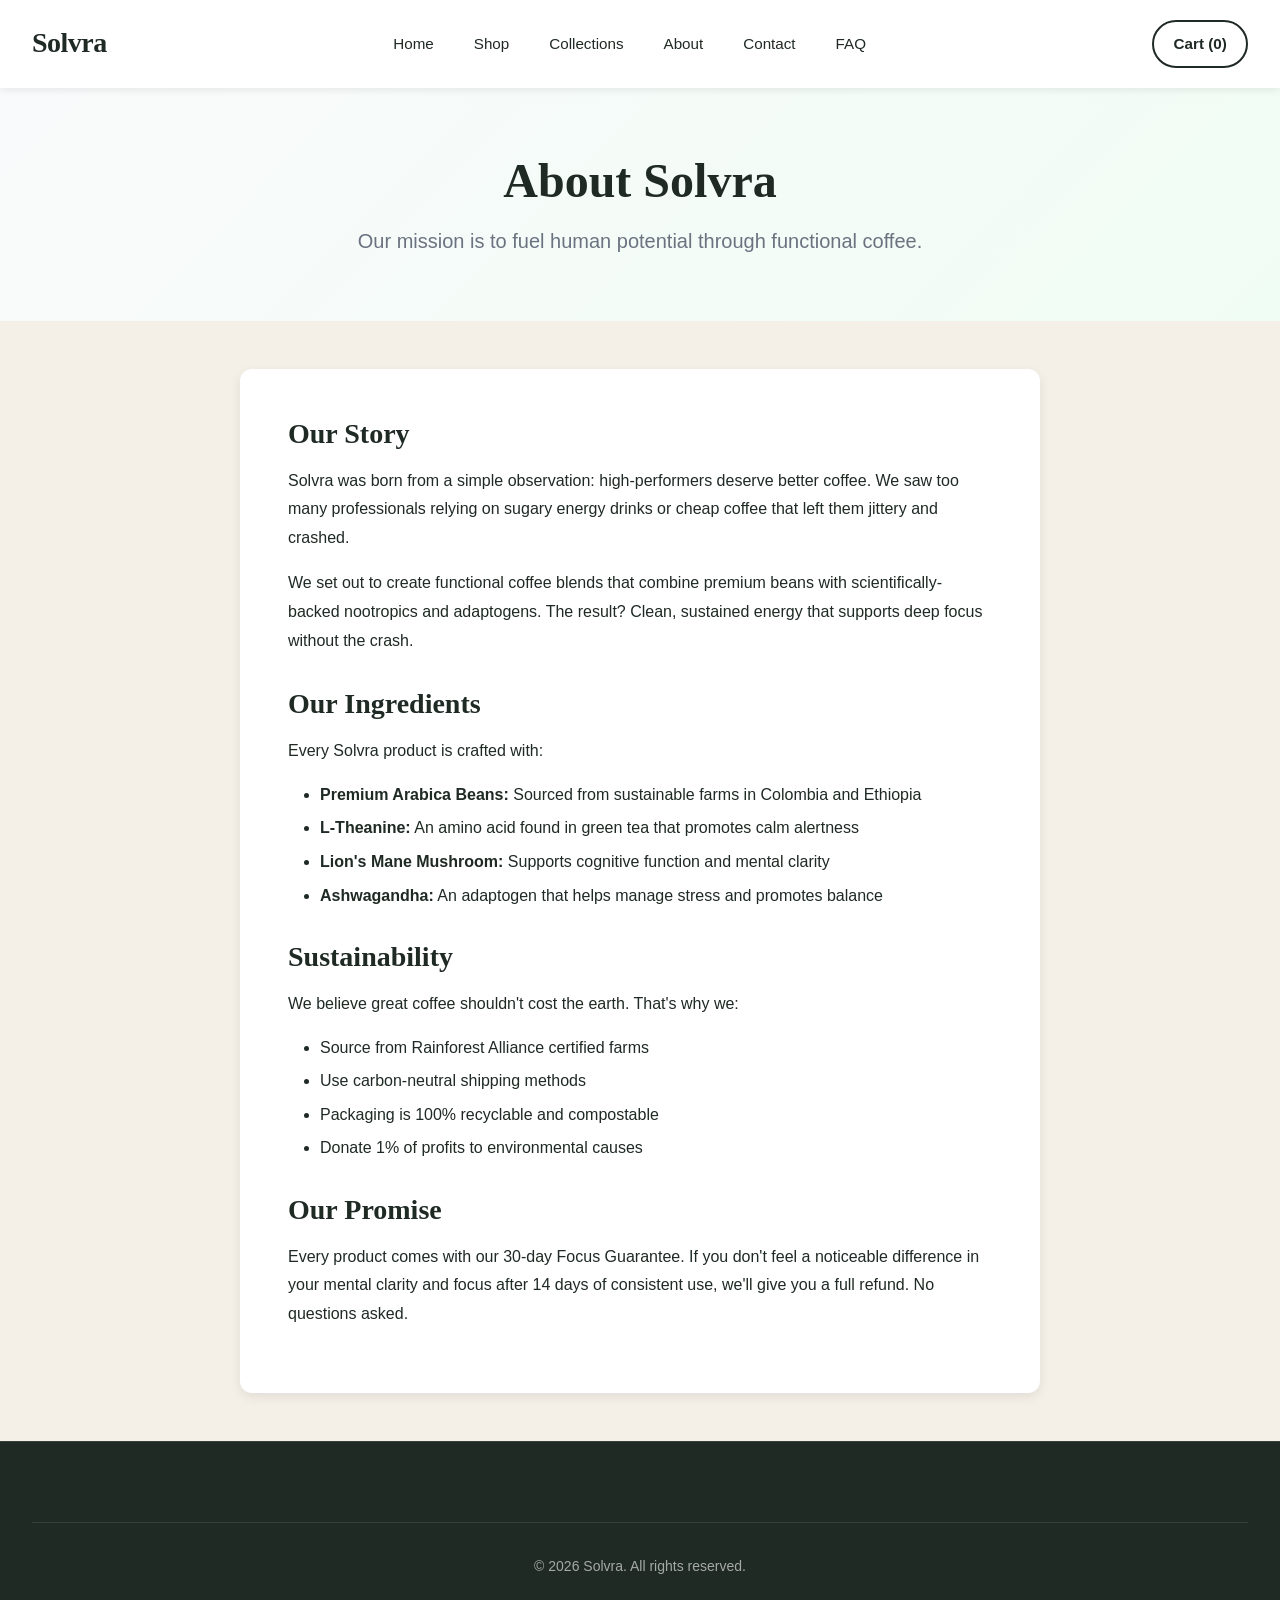
<file: templates/about.html>
<!DOCTYPE html>
<html lang="en">
<head>
    <meta charset="UTF-8">
    <meta name="viewport" content="width=device-width, initial-scale=1.0">
    <title>About Solvra - Functional Coffee for Deep Focus</title>
    <link rel="stylesheet" href="/static/css/style.css">
</head>
<body>
    <nav class="navbar">
        <div class="container">
            <div class="nav-content">
                <a href="/" class="logo">Solvra</a>
                <ul class="nav-menu">
                    <li><a href="/">Home</a></li>
                    <li><a href="/products">Shop</a></li>
                    <li><a href="/collections/best-sellers">Collections</a></li>
                    <li><a href="/about">About</a></li>
                    <li><a href="/contact">Contact</a></li>
                    <li><a href="/faq">FAQ</a></li>
                </ul>
                <a href="/cart" class="cart-icon">Cart (<span id="cart-count">0</span>)</a>
            </div>
        </div>
    </nav>

    <section class="page-hero">
        <div class="container">
            <h1>About Solvra</h1>
            <p class="page-subtitle">Our mission is to fuel human potential through functional coffee.</p>
        </div>
    </section>

    <section class="content-page">
        <div class="container">
            <div class="page-content">
                <h2>Our Story</h2>
                <p>Solvra was born from a simple observation: high-performers deserve better coffee. We saw too many professionals relying on sugary energy drinks or cheap coffee that left them jittery and crashed.</p>
                <p>We set out to create functional coffee blends that combine premium beans with scientifically-backed nootropics and adaptogens. The result? Clean, sustained energy that supports deep focus without the crash.</p>

                <h2>Our Ingredients</h2>
                <p>Every Solvra product is crafted with:</p>
                <ul>
                    <li><strong>Premium Arabica Beans:</strong> Sourced from sustainable farms in Colombia and Ethiopia</li>
                    <li><strong>L-Theanine:</strong> An amino acid found in green tea that promotes calm alertness</li>
                    <li><strong>Lion's Mane Mushroom:</strong> Supports cognitive function and mental clarity</li>
                    <li><strong>Ashwagandha:</strong> An adaptogen that helps manage stress and promotes balance</li>
                </ul>

                <h2>Sustainability</h2>
                <p>We believe great coffee shouldn't cost the earth. That's why we:</p>
                <ul>
                    <li>Source from Rainforest Alliance certified farms</li>
                    <li>Use carbon-neutral shipping methods</li>
                    <li>Packaging is 100% recyclable and compostable</li>
                    <li>Donate 1% of profits to environmental causes</li>
                </ul>

                <h2>Our Promise</h2>
                <p>Every product comes with our 30-day Focus Guarantee. If you don't feel a noticeable difference in your mental clarity and focus after 14 days of consistent use, we'll give you a full refund. No questions asked.</p>
            </div>
        </div>
    </section>

    <footer class="footer">
        <div class="container">
            <div class="footer-bottom">
                <p>&copy; 2026 Solvra. All rights reserved.</p>
            </div>
        </div>
    </footer>

    <script src="/static/js/script.js"></script>
</body>
</html>
</file>
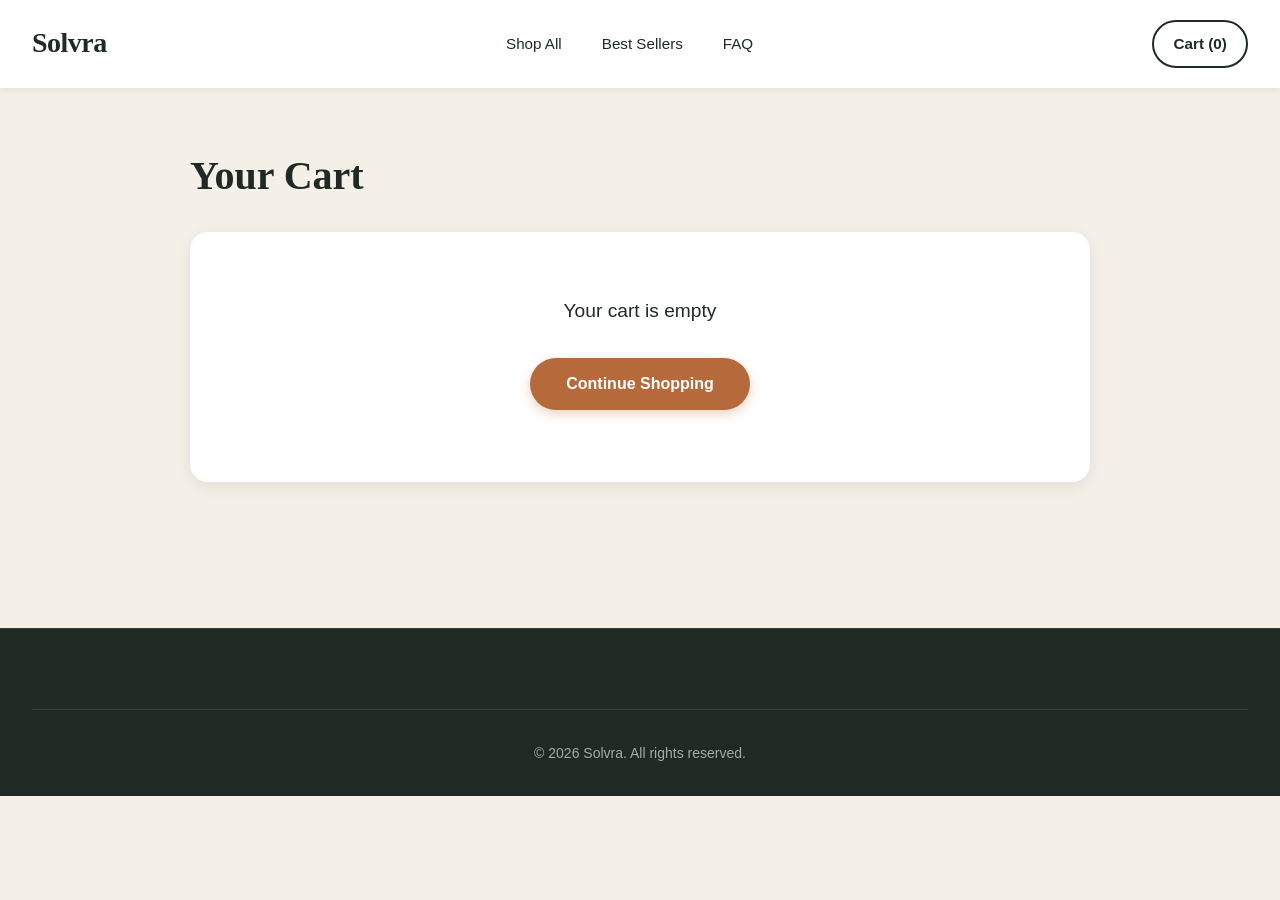
<file: templates/cart.html>
<!DOCTYPE html>
<html lang="en">
<head>
    <meta charset="UTF-8">
    <meta name="viewport" content="width=device-width, initial-scale=1.0">
    <title>Your Cart - Solvra</title>
    <link rel="stylesheet" href="/static/css/style.css">
</head>
<body>
    <nav class="navbar">
        <div class="container">
            <div class="nav-content">
                <a href="/" class="logo">Solvra</a>
                <ul class="nav-menu">
                    <li><a href="/products">Shop All</a></li>
                    <li><a href="/collections/best-sellers">Best Sellers</a></li>
                    <li><a href="/faq">FAQ</a></li>
                </ul>
                <a href="/cart" class="cart-icon">Cart (<span id="cart-count">0</span>)</a>
            </div>
        </div>
    </nav>

    <section class="cart-page">
        <div class="container">
            <div class="cart-content">
                <h1>Your Cart</h1>
                
                <div id="cart-items" class="cart-items">
                    <div class="cart-empty">
                        <p>Your cart is empty</p>
                        <a href="/products" class="btn btn-primary">Continue Shopping</a>
                    </div>
                </div>

                <div id="cart-summary" class="cart-summary" style="display: none;">
                    <div class="cart-total">
                        <h3>Total</h3>
                        <div class="total-amount">$0.00</div>
                    </div>
                    <button class="btn btn-primary btn-large" onclick="checkout()">
                        Proceed to Checkout
                    </button>
                    <div class="cart-trust">
                        <p>🔒 Secure checkout | Free shipping over $50</p>
                    </div>
                </div>
            </div>
        </div>
    </section>

    <footer class="footer">
        <div class="container">
            <div class="footer-bottom">
                <p>&copy; 2026 Solvra. All rights reserved.</p>
            </div>
        </div>
    </footer>

    <script src="/static/js/script.js"></script>
    <script>
        // Load cart from localStorage
        function loadCart() {
            const cart = JSON.parse(localStorage.getItem('solvraCart') || '[]');
            const cartItems = document.getElementById('cart-items');
            const cartSummary = document.getElementById('cart-summary');
            
            if (cart.length === 0) {
                cartItems.innerHTML = `
                    <div class="cart-empty">
                        <p>Your cart is empty</p>
                        <a href="/products" class="btn btn-primary">Continue Shopping</a>
                    </div>
                `;
                cartSummary.style.display = 'none';
            } else {
                let html = '';
                let total = 0;
                
                cart.forEach((item, index) => {
                    const itemTotal = item.price * item.qty;
                    total += itemTotal;
                    html += `
                        <div class="cart-item">
                            <div class="cart-item-info">
                                <h4>${item.name}</h4>
                                <p>Qty: ${item.qty}</p>
                            </div>
                            <div class="cart-item-price">$${itemTotal.toFixed(2)}</div>
                            <button class="btn-remove" onclick="removeFromCart(${index})">Remove</button>
                        </div>
                    `;
                });
                
                cartItems.innerHTML = html;
                document.querySelector('.total-amount').textContent = `$${total.toFixed(2)}`;
                cartSummary.style.display = 'block';
            }
            
            document.getElementById('cart-count').textContent = cart.length;
        }

        function removeFromCart(index) {
            const cart = JSON.parse(localStorage.getItem('solvraCart') || '[]');
            cart.splice(index, 1);
            localStorage.setItem('solvraCart', JSON.stringify(cart));
            loadCart();
        }

        function checkout() {
            alert('Checkout functionality would integrate with Shopify or payment gateway here.');
        }

        // Load cart on page load
        loadCart();
    </script>
</body>
</html>
</file>
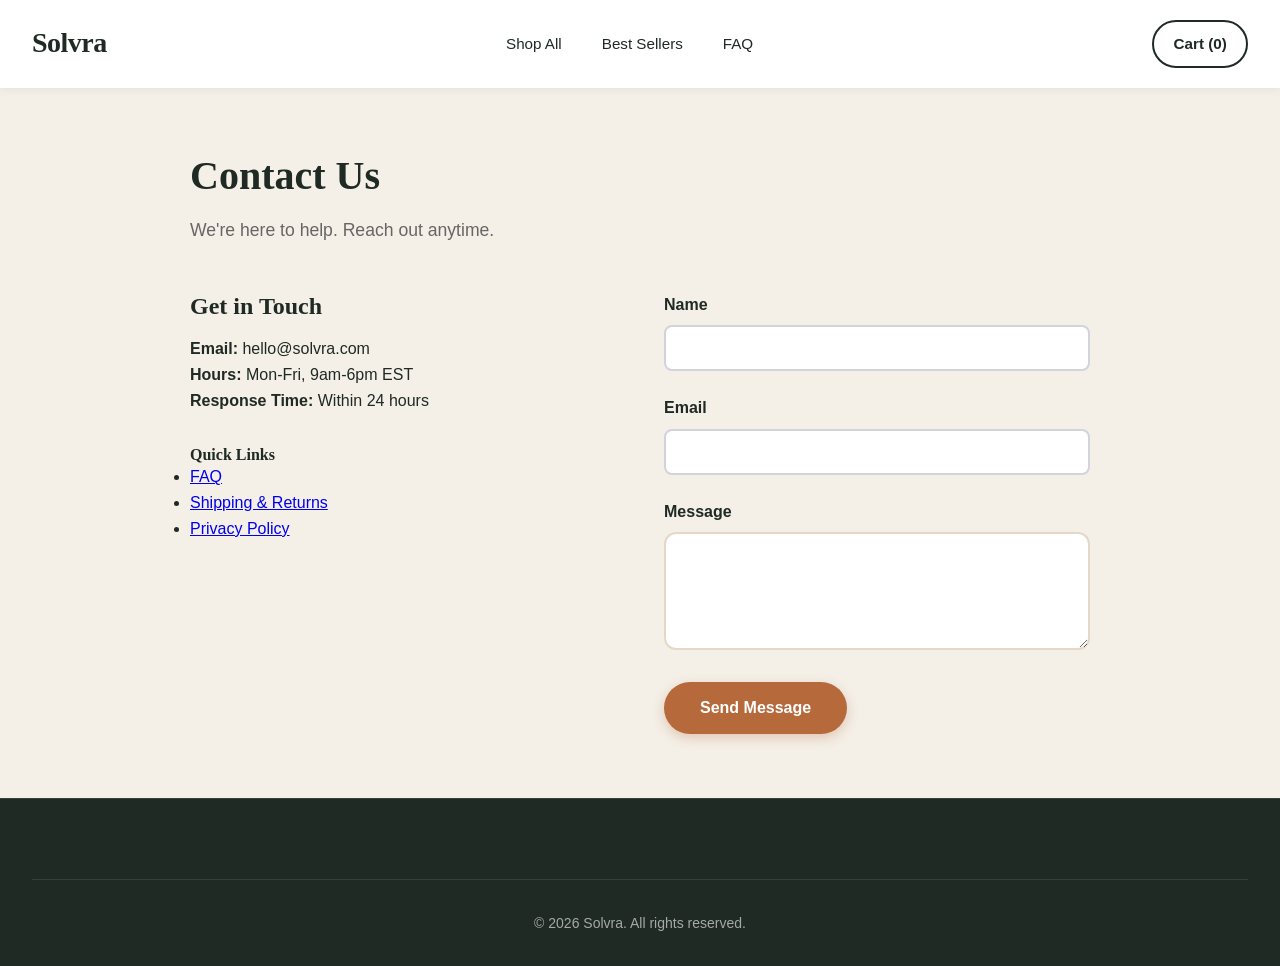
<file: templates/contact.html>
<!DOCTYPE html>
<html lang="en">
<head>
    <meta charset="UTF-8">
    <meta name="viewport" content="width=device-width, initial-scale=1.0">
    <title>Contact Us - Solvra</title>
    <link rel="stylesheet" href="/static/css/style.css">
</head>
<body>
    <nav class="navbar">
        <div class="container">
            <div class="nav-content">
                <a href="/" class="logo">Solvra</a>
                <ul class="nav-menu">
                    <li><a href="/products">Shop All</a></li>
                    <li><a href="/collections/best-sellers">Best Sellers</a></li>
                    <li><a href="/faq">FAQ</a></li>
                </ul>
                <a href="/cart" class="cart-icon">Cart (<span id="cart-count">0</span>)</a>
            </div>
        </div>
    </nav>

    <section class="contact-page">
        <div class="container">
            <div class="contact-content">
                <h1>Contact Us</h1>
                <p class="contact-subtitle">We're here to help. Reach out anytime.</p>

                <div class="contact-grid">
                    <div class="contact-info">
                        <h3>Get in Touch</h3>
                        <p><strong>Email:</strong> hello@solvra.com</p>
                        <p><strong>Hours:</strong> Mon-Fri, 9am-6pm EST</p>
                        <p><strong>Response Time:</strong> Within 24 hours</p>
                        
                        <div style="margin-top: 2rem;">
                            <h4>Quick Links</h4>
                            <ul>
                                <li><a href="/faq">FAQ</a></li>
                                <li><a href="/shipping-returns">Shipping & Returns</a></li>
                                <li><a href="/privacy-policy">Privacy Policy</a></li>
                            </ul>
                        </div>
                    </div>

                    <form class="contact-form" onsubmit="handleContact(event)">
                        <div class="form-group">
                            <label for="name">Name</label>
                            <input type="text" id="name" required>
                        </div>
                        <div class="form-group">
                            <label for="email">Email</label>
                            <input type="email" id="email" required>
                        </div>
                        <div class="form-group">
                            <label for="message">Message</label>
                            <textarea id="message" rows="5" required></textarea>
                        </div>
                        <button type="submit" class="btn btn-primary">Send Message</button>
                    </form>
                </div>
            </div>
        </div>
    </section>

    <footer class="footer">
        <div class="container">
            <div class="footer-bottom">
                <p>&copy; 2026 Solvra. All rights reserved.</p>
            </div>
        </div>
    </footer>
</body>
</html>
</file>
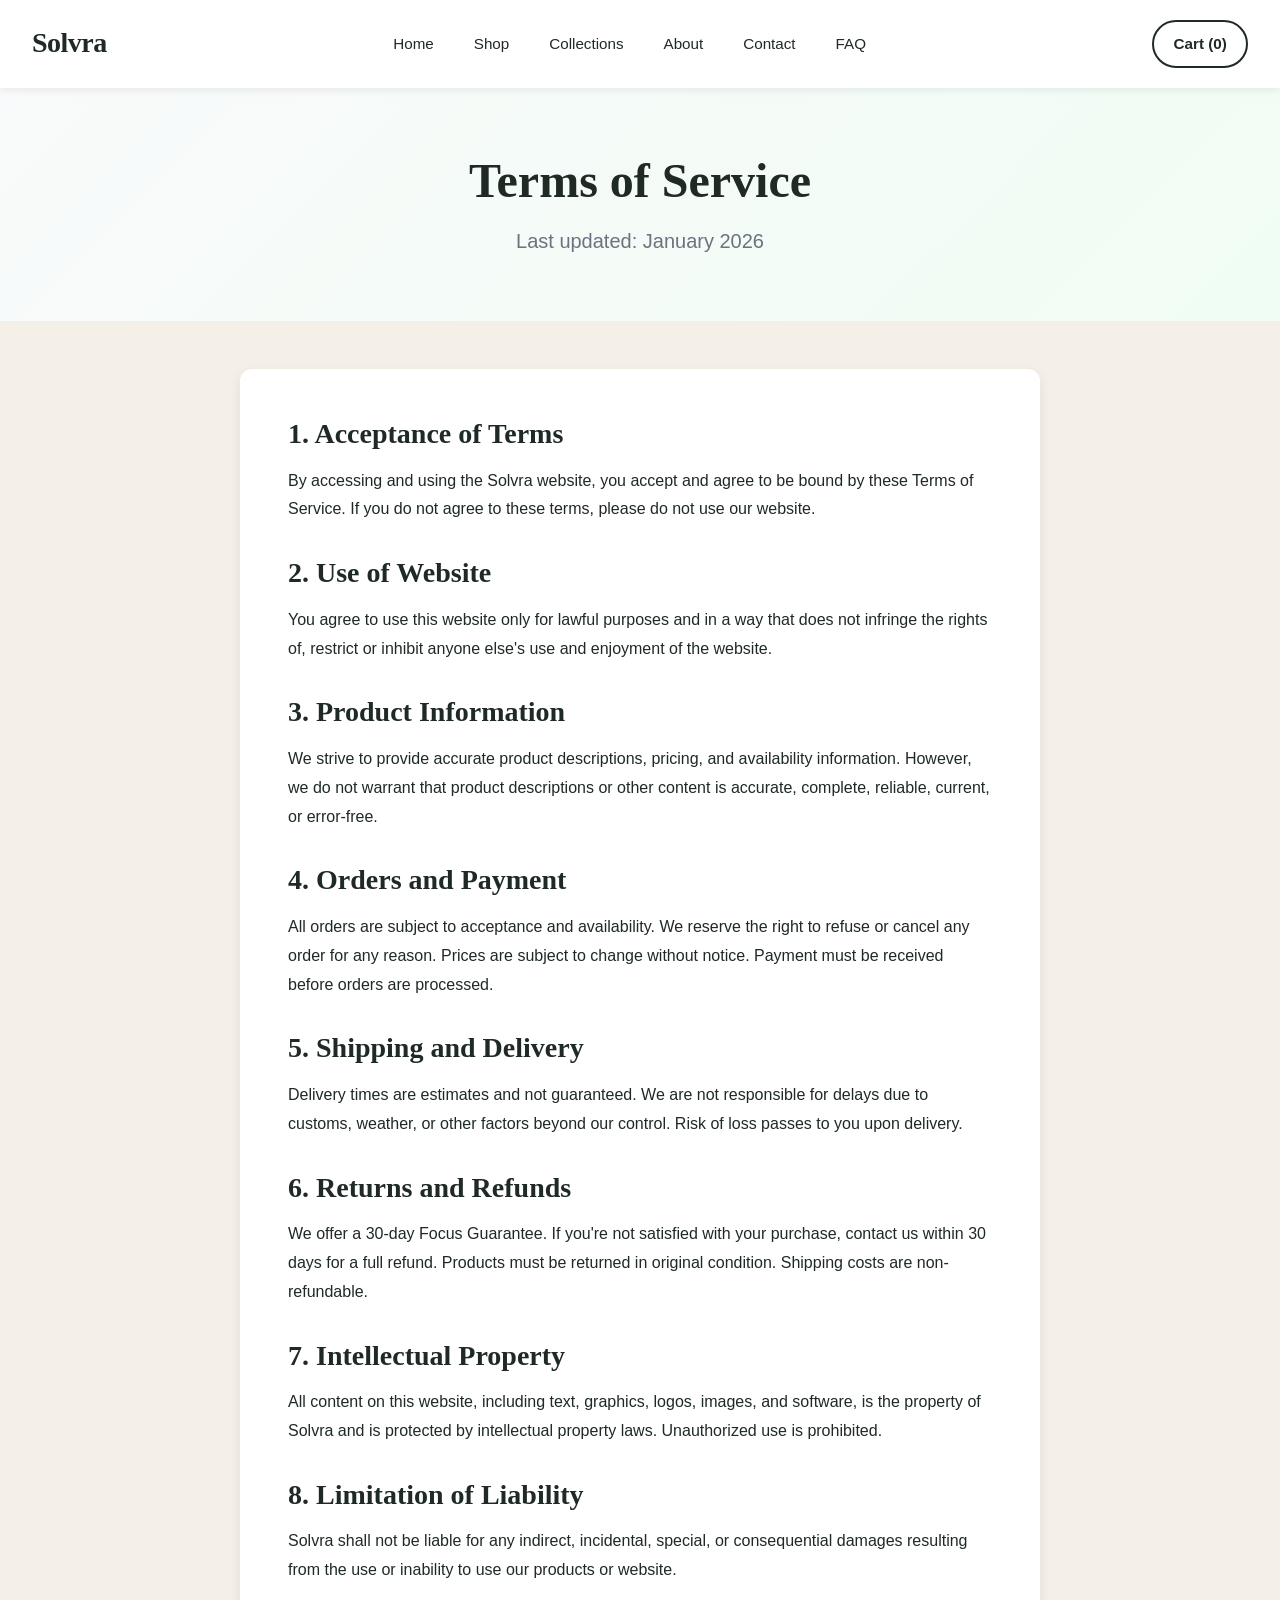
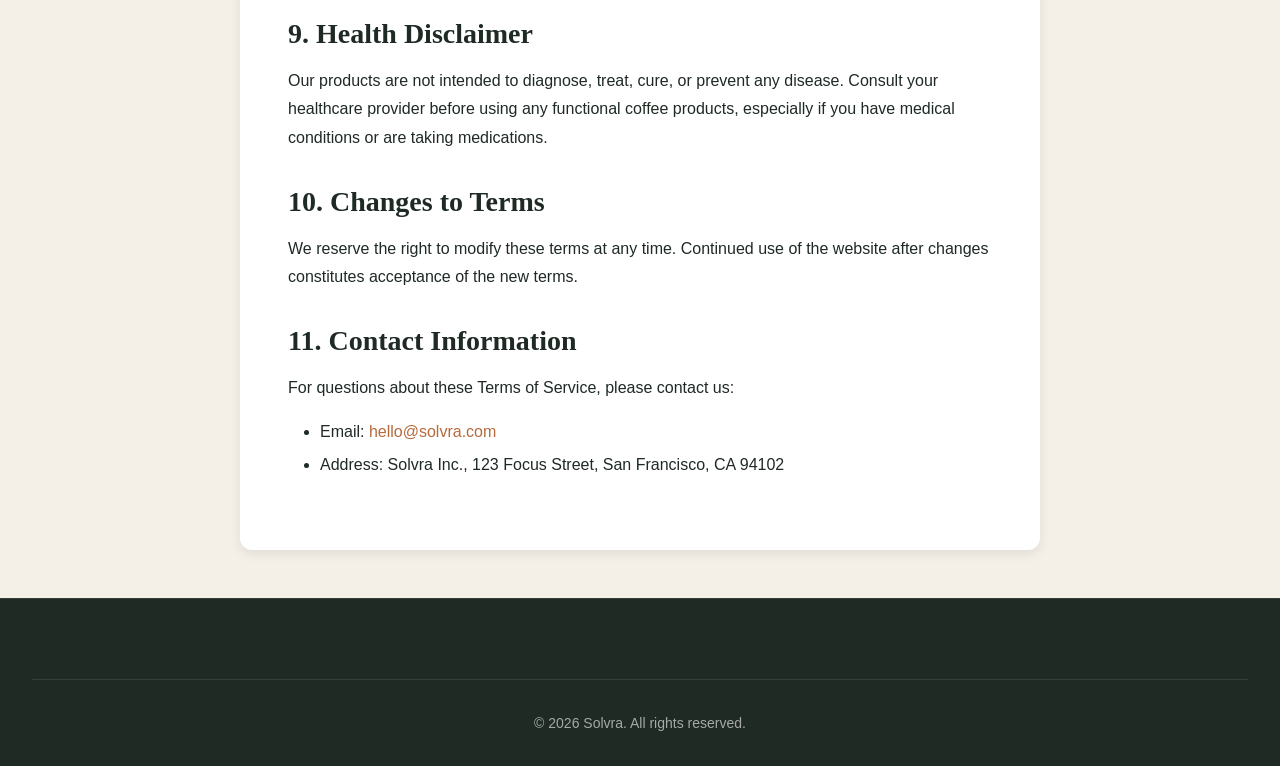
<file: templates/terms.html>
<!DOCTYPE html>
<html lang="en">
<head>
    <meta charset="UTF-8">
    <meta name="viewport" content="width=device-width, initial-scale=1.0">
    <title>Terms of Service - Solvra</title>
    <link rel="stylesheet" href="/static/css/style.css">
</head>
<body>
    <nav class="navbar">
        <div class="container">
            <div class="nav-content">
                <a href="/" class="logo">Solvra</a>
                <ul class="nav-menu">
                    <li><a href="/">Home</a></li>
                    <li><a href="/products">Shop</a></li>
                    <li><a href="/collections/best-sellers">Collections</a></li>
                    <li><a href="/about">About</a></li>
                    <li><a href="/contact">Contact</a></li>
                    <li><a href="/faq">FAQ</a></li>
                </ul>
                <a href="/cart" class="cart-icon">Cart (<span id="cart-count">0</span>)</a>
            </div>
        </div>
    </nav>

    <section class="page-hero">
        <div class="container">
            <h1>Terms of Service</h1>
            <p class="page-subtitle">Last updated: January 2026</p>
        </div>
    </section>

    <section class="content-page">
        <div class="container">
            <div class="page-content">
                <h2>1. Acceptance of Terms</h2>
                <p>By accessing and using the Solvra website, you accept and agree to be bound by these Terms of Service. If you do not agree to these terms, please do not use our website.</p>

                <h2>2. Use of Website</h2>
                <p>You agree to use this website only for lawful purposes and in a way that does not infringe the rights of, restrict or inhibit anyone else's use and enjoyment of the website.</p>

                <h2>3. Product Information</h2>
                <p>We strive to provide accurate product descriptions, pricing, and availability information. However, we do not warrant that product descriptions or other content is accurate, complete, reliable, current, or error-free.</p>

                <h2>4. Orders and Payment</h2>
                <p>All orders are subject to acceptance and availability. We reserve the right to refuse or cancel any order for any reason. Prices are subject to change without notice. Payment must be received before orders are processed.</p>

                <h2>5. Shipping and Delivery</h2>
                <p>Delivery times are estimates and not guaranteed. We are not responsible for delays due to customs, weather, or other factors beyond our control. Risk of loss passes to you upon delivery.</p>

                <h2>6. Returns and Refunds</h2>
                <p>We offer a 30-day Focus Guarantee. If you're not satisfied with your purchase, contact us within 30 days for a full refund. Products must be returned in original condition. Shipping costs are non-refundable.</p>

                <h2>7. Intellectual Property</h2>
                <p>All content on this website, including text, graphics, logos, images, and software, is the property of Solvra and is protected by intellectual property laws. Unauthorized use is prohibited.</p>

                <h2>8. Limitation of Liability</h2>
                <p>Solvra shall not be liable for any indirect, incidental, special, or consequential damages resulting from the use or inability to use our products or website.</p>

                <h2>9. Health Disclaimer</h2>
                <p>Our products are not intended to diagnose, treat, cure, or prevent any disease. Consult your healthcare provider before using any functional coffee products, especially if you have medical conditions or are taking medications.</p>

                <h2>10. Changes to Terms</h2>
                <p>We reserve the right to modify these terms at any time. Continued use of the website after changes constitutes acceptance of the new terms.</p>

                <h2>11. Contact Information</h2>
                <p>For questions about these Terms of Service, please contact us:</p>
                <ul>
                    <li>Email: <a href="mailto:hello@solvra.com">hello@solvra.com</a></li>
                    <li>Address: Solvra Inc., 123 Focus Street, San Francisco, CA 94102</li>
                </ul>
            </div>
        </div>
    </section>

    <footer class="footer">
        <div class="container">
            <div class="footer-bottom">
                <p>&copy; 2026 Solvra. All rights reserved.</p>
            </div>
        </div>
    </footer>

    <script src="/static/js/script.js"></script>
</body>
</html>
</file>
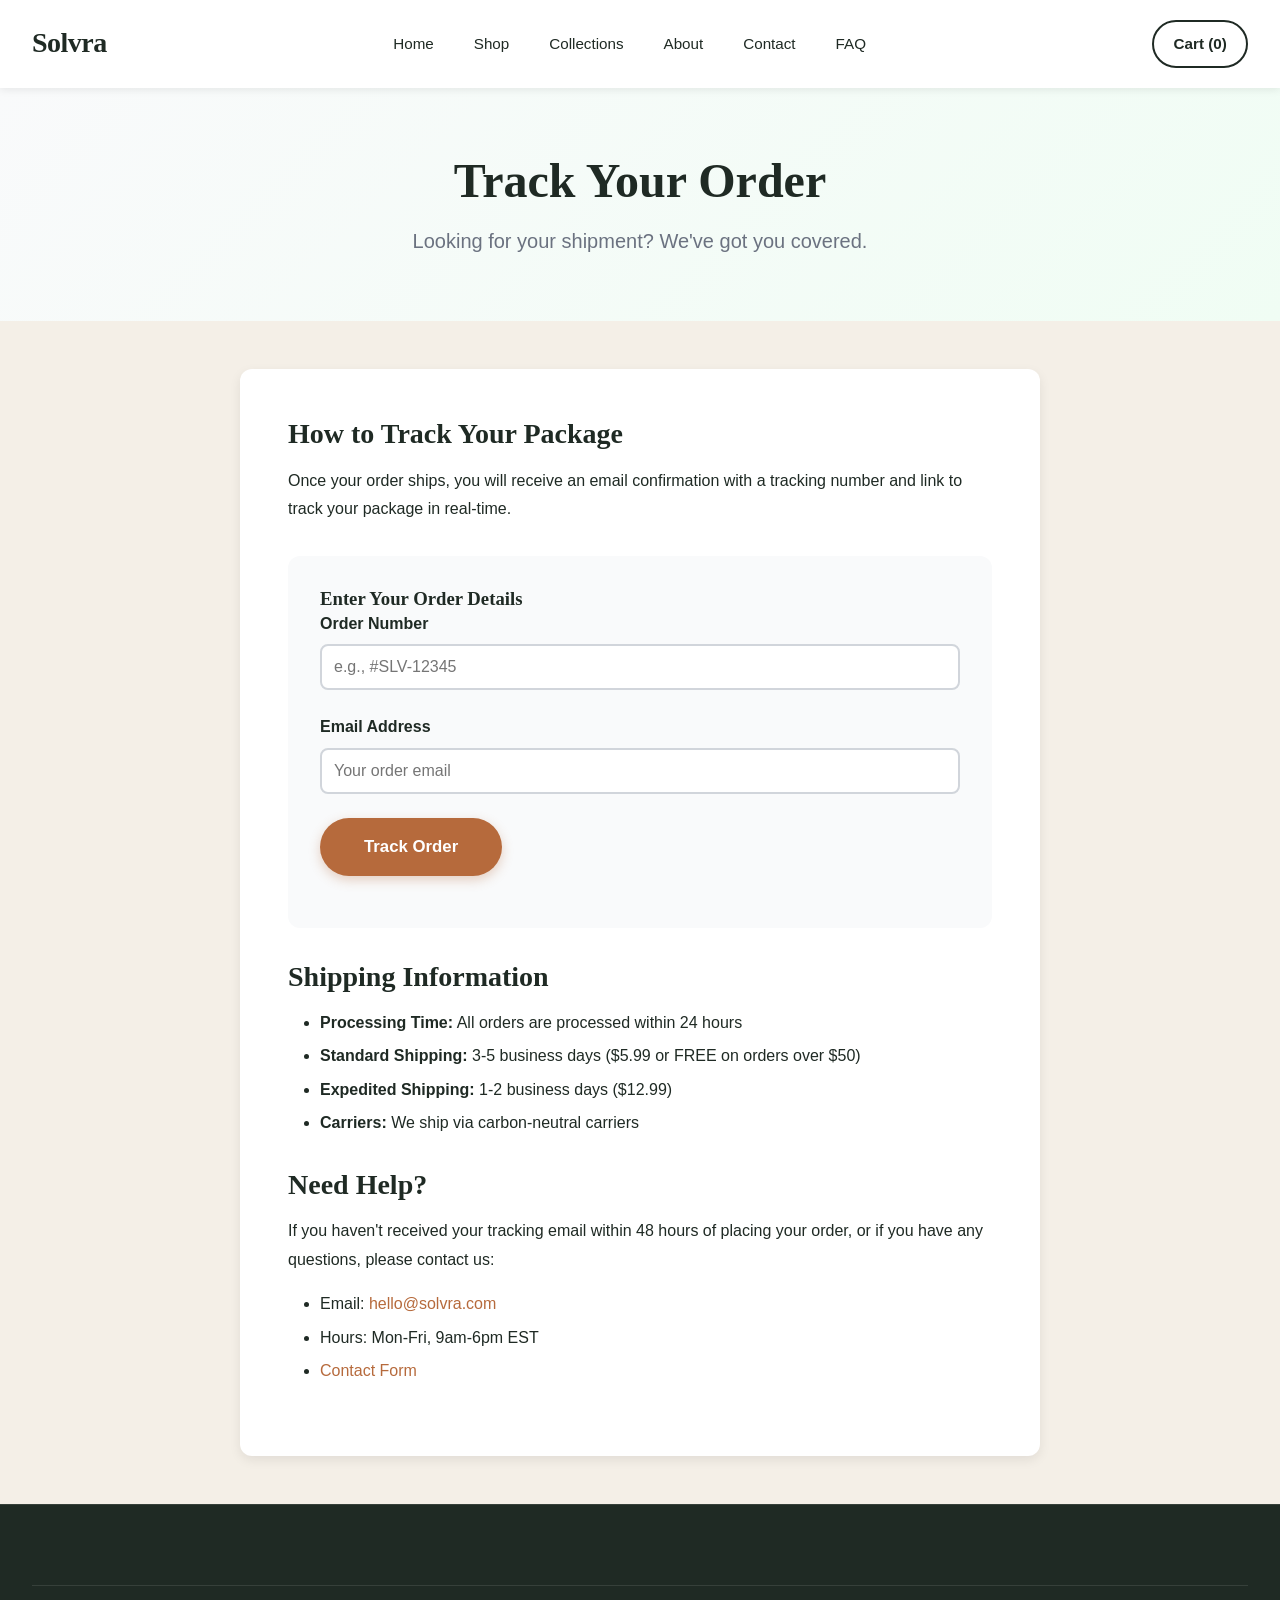
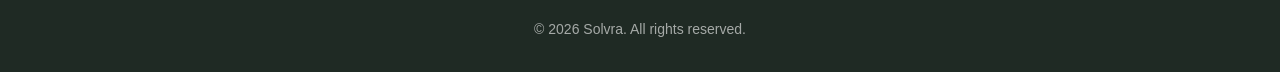
<file: templates/track-order.html>
<!DOCTYPE html>
<html lang="en">
<head>
    <meta charset="UTF-8">
    <meta name="viewport" content="width=device-width, initial-scale=1.0">
    <title>Track Your Order - Solvra</title>
    <link rel="stylesheet" href="/static/css/style.css">
</head>
<body>
    <nav class="navbar">
        <div class="container">
            <div class="nav-content">
                <a href="/" class="logo">Solvra</a>
                <ul class="nav-menu">
                    <li><a href="/">Home</a></li>
                    <li><a href="/products">Shop</a></li>
                    <li><a href="/collections/best-sellers">Collections</a></li>
                    <li><a href="/about">About</a></li>
                    <li><a href="/contact">Contact</a></li>
                    <li><a href="/faq">FAQ</a></li>
                </ul>
                <a href="/cart" class="cart-icon">Cart (<span id="cart-count">0</span>)</a>
            </div>
        </div>
    </nav>

    <section class="page-hero">
        <div class="container">
            <h1>Track Your Order</h1>
            <p class="page-subtitle">Looking for your shipment? We've got you covered.</p>
        </div>
    </section>

    <section class="content-page">
        <div class="container">
            <div class="page-content">
                <h2>How to Track Your Package</h2>
                <p>Once your order ships, you will receive an email confirmation with a tracking number and link to track your package in real-time.</p>

                <div class="track-order-form">
                    <h3>Enter Your Order Details</h3>
                    <form onsubmit="trackOrder(event)">
                        <div class="form-group">
                            <label for="order-number">Order Number</label>
                            <input type="text" id="order-number" placeholder="e.g., #SLV-12345" required>
                        </div>
                        <div class="form-group">
                            <label for="order-email">Email Address</label>
                            <input type="email" id="order-email" placeholder="Your order email" required>
                        </div>
                        <button type="submit" class="btn btn-primary btn-large">Track Order</button>
                    </form>
                    <div id="tracking-result" style="margin-top: 20px;"></div>
                </div>

                <h2>Shipping Information</h2>
                <ul>
                    <li><strong>Processing Time:</strong> All orders are processed within 24 hours</li>
                    <li><strong>Standard Shipping:</strong> 3-5 business days ($5.99 or FREE on orders over $50)</li>
                    <li><strong>Expedited Shipping:</strong> 1-2 business days ($12.99)</li>
                    <li><strong>Carriers:</strong> We ship via carbon-neutral carriers</li>
                </ul>

                <h2>Need Help?</h2>
                <p>If you haven't received your tracking email within 48 hours of placing your order, or if you have any questions, please contact us:</p>
                <ul>
                    <li>Email: <a href="mailto:hello@solvra.com">hello@solvra.com</a></li>
                    <li>Hours: Mon-Fri, 9am-6pm EST</li>
                    <li><a href="/contact">Contact Form</a></li>
                </ul>
            </div>
        </div>
    </section>

    <footer class="footer">
        <div class="container">
            <div class="footer-bottom">
                <p>&copy; 2026 Solvra. All rights reserved.</p>
            </div>
        </div>
    </footer>

    <script src="/static/js/script.js"></script>
    <script>
        function trackOrder(event) {
            event.preventDefault();
            const orderNumber = document.getElementById('order-number').value;
            const resultDiv = document.getElementById('tracking-result');
            
            resultDiv.innerHTML = `
                <div style="padding: 20px; background: #f0fdf4; border-left: 4px solid #2d6a4f; border-radius: 8px;">
                    <h4 style="color: #2d6a4f; margin-bottom: 10px;">📦 Order Status: In Transit</h4>
                    <p><strong>Order:</strong> ${orderNumber}</p>
                    <p><strong>Status:</strong> Your order is on its way!</p>
                    <p><strong>Estimated Delivery:</strong> 3-5 business days</p>
                    <p style="margin-top: 10px; font-size: 0.9em; color: #666;">
                        Note: This is a demo. In production, this would connect to your shipping carrier's API.
                    </p>
                </div>
            `;
        }
    </script>
</body>
</html>
</file>
<file: static/css/style.css>
/* ==========================================
   SOLVRA PREMIUM CSS - SELECT TIER (9+/10)
   ========================================== */

:root {
    --color-bg: #F4EFE7;
    --color-text: #1F2A24;
    --color-accent: #B66A3C;
    --color-white: #FFFFFF;
    --border-radius: 18px;
    --button-radius: 999px;
    --button-height: 52px;
    --shadow-soft: 0 4px 16px rgba(0,0,0,0.08);
    --shadow-medium: 0 8px 24px rgba(0,0,0,0.12);
    --shadow-hover: 0 12px 32px rgba(0,0,0,0.15);
    --transition: all 0.3s cubic-bezier(0.4, 0, 0.2, 1);
}

* {
    margin: 0;
    padding: 0;
    box-sizing: border-box;
}

body {
    font-family: 'Inter', -apple-system, BlinkMacSystemFont, 'Segoe UI', Roboto, sans-serif;
    color: var(--color-text);
    background: var(--color-bg);
    line-height: 1.6;
    -webkit-font-smoothing: antialiased;
    overflow-x: hidden;
}

.container {
    max-width: 1280px;
    margin: 0 auto;
    padding: 0 2rem;
}

h1, h2, h3, h4 {
    font-family: 'Playfair Display', Georgia, serif;
    font-weight: 600;
    line-height: 1.2;
}

/* ==========================================
   ANIMATIONS
   ========================================== */
@keyframes fadeInUp {
    from {
        opacity: 0;
        transform: translateY(30px);
    }
    to {
        opacity: 1;
        transform: translateY(0);
    }
}

@keyframes slideInRight {
    from {
        transform: translateX(100%);
    }
    to {
        transform: translateX(0);
    }
}

@keyframes slideOutRight {
    from {
        transform: translateX(0);
    }
    to {
        transform: translateX(100%);
    }
}

.animate-on-scroll {
    opacity: 0;
    transform: translateY(30px);
    transition: opacity 0.6s ease, transform 0.6s ease;
}

.animate-on-scroll.visible {
    opacity: 1;
    transform: translateY(0);
}

/* ==========================================
   NAVIGATION
   ========================================== */
.navbar {
    background: var(--color-white);
    padding: 1.25rem 0;
    position: sticky;
    top: 0;
    z-index: 1000;
    box-shadow: 0 2px 8px rgba(0,0,0,0.06);
    transition: var(--transition);
}

.nav-content {
    display: flex;
    justify-content: space-between;
    align-items: center;
}

.logo {
    font-size: 1.75rem;
    font-weight: 700;
    color: var(--color-text);
    text-decoration: none;
    font-family: 'Playfair Display', serif;
    letter-spacing: -0.5px;
    transition: var(--transition);
}

.logo:hover {
    opacity: 0.8;
}

.nav-menu {
    display: flex;
    gap: 2.5rem;
    list-style: none;
}

.nav-menu a {
    color: var(--color-text);
    text-decoration: none;
    font-weight: 500;
    font-size: 0.95rem;
    transition: var(--transition);
    position: relative;
}

.nav-menu a:hover {
    color: var(--color-accent);
}

.nav-menu a::after {
    content: '';
    position: absolute;
    bottom: -4px;
    left: 0;
    width: 0;
    height: 2px;
    background: var(--color-accent);
    transition: width 0.3s ease;
}

.nav-menu a:hover::after {
    width: 100%;
}

.cart-icon {
    font-weight: 600;
    color: var(--color-text);
    text-decoration: none;
    padding: 0.6rem 1.2rem;
    border: 2px solid var(--color-text);
    border-radius: var(--button-radius);
    transition: var(--transition);
    cursor: pointer;
    background: none;
    font-size: 0.95rem;
}

.cart-icon:hover {
    background: var(--color-text);
    color: var(--color-white);
    transform: translateY(-2px);
    box-shadow: var(--shadow-soft);
}

.mobile-menu-toggle {
    display: none;
    background: none;
    border: none;
    font-size: 1.5rem;
    cursor: pointer;
    transition: var(--transition);
}

.mobile-menu-toggle:hover {
    opacity: 0.7;
}

/* ==========================================
   BUTTONS - PILL DESIGN
   ========================================== */
.btn {
    display: inline-block;
    padding: 0 2.25rem;
    height: var(--button-height);
    line-height: var(--button-height);
    border-radius: var(--button-radius);
    font-weight: 600;
    text-decoration: none;
    transition: var(--transition);
    border: none;
    cursor: pointer;
    font-size: 1rem;
    position: relative;
    overflow: hidden;
}

.btn::before {
    content: '';
    position: absolute;
    top: 0;
    left: -100%;
    width: 100%;
    height: 100%;
    background: linear-gradient(90deg, transparent, rgba(255,255,255,0.2), transparent);
    transition: left 0.5s;
}

.btn:hover::before {
    left: 100%;
}

.btn:hover {
    transform: translateY(-2px);
}

.btn:active {
    transform: translateY(0);
}

.btn-primary {
    background: var(--color-accent);
    color: var(--color-white);
    box-shadow: 0 4px 12px rgba(182, 106, 60, 0.3);
}

.btn-primary:hover {
    box-shadow: 0 6px 20px rgba(182, 106, 60, 0.45);
    background: #a85f34;
}

.btn-secondary {
    background: var(--color-text);
    color: var(--color-white);
    box-shadow: 0 4px 12px rgba(31, 42, 36, 0.2);
}

.btn-secondary:hover {
    box-shadow: 0 6px 20px rgba(31, 42, 36, 0.3);
}

.btn-outline {
    background: transparent;
    color: var(--color-text);
    border: 2px solid var(--color-text);
}

.btn-outline:hover {
    background: var(--color-text);
    color: var(--color-white);
    transform: translateY(-2px);
}

.btn-large {
    height: 58px;
    line-height: 58px;
    padding: 0 2.75rem;
    font-size: 1.05rem;
}

.btn-full {
    width: 100%;
}

/* ==========================================
   HERO - PREMIUM WITH GRADIENT
   ========================================== */
.hero-premium {
    padding: 5rem 0 6rem;
    background: linear-gradient(135deg, #F4EFE7 0%, #E8DFD3 50%, #F4EFE7 100%);
    position: relative;
    overflow: hidden;
}

.hero-premium::before {
    content: '';
    position: absolute;
    top: -50%;
    right: -20%;
    width: 800px;
    height: 800px;
    background: radial-gradient(circle, rgba(182, 106, 60, 0.08) 0%, transparent 70%);
    pointer-events: none;
}

.hero-grid {
    display: grid;
    grid-template-columns: 1fr 1fr;
    gap: 4rem;
    align-items: center;
    position: relative;
    z-index: 1;
}

.hero-content {
    max-width: 600px;
    animation: fadeInUp 0.8s ease;
}

.hero-heading {
    font-size: 4rem;
    margin-bottom: 1.5rem;
    line-height: 1.1;
    color: var(--color-text);
}

.hero-subtitle {
    font-size: 1.25rem;
    margin-bottom: 2.5rem;
    color: #555;
    line-height: 1.7;
    font-weight: 400;
}

.hero-ctas {
    display: flex;
    gap: 1rem;
    margin-bottom: 2rem;
}

.hero-trust-line {
    display: flex;
    gap: 1.5rem;
    font-size: 0.9rem;
    color: #666;
}

.hero-trust-line span {
    display: flex;
    align-items: center;
    gap: 0.5rem;
}

.hero-image-wrapper {
    position: relative;
    animation: fadeInUp 0.8s ease 0.2s both;
}

.hero-image-container {
    position: relative;
    border-radius: var(--border-radius);
    overflow: hidden;
    box-shadow: var(--shadow-medium);
}

.hero-image {
    width: 100%;
    height: 500px;
    object-fit: cover;
    display: block;
}

.hero-image-overlay {
    position: absolute;
    inset: 0;
    background: linear-gradient(135deg, rgba(244, 239, 231, 0.15) 0%, transparent 50%, rgba(182, 106, 60, 0.1) 100%);
    pointer-events: none;
}

.hero-badge-float {
    position: absolute;
    bottom: 2rem;
    left: -2rem;
    background: var(--color-white);
    padding: 1rem 1.5rem;
    border-radius: 16px;
    box-shadow: var(--shadow-medium);
    display: flex;
    align-items: center;
    gap: 1rem;
    animation: float 3s ease-in-out infinite;
}

@keyframes float {
    0%, 100% { transform: translateY(0); }
    50% { transform: translateY(-10px); }
}

.badge-icon {
    font-size: 2rem;
}

.badge-text strong {
    display: block;
    font-size: 1.25rem;
    color: var(--color-text);
}

.badge-text span {
    font-size: 0.85rem;
    color: #666;
}

/* ==========================================
   HOW TO USE, TESTIMONIALS, TRUST, FOOTER, CART DRAWER, MOBILE
   ========================================== */

.how-to-use-section { padding: 7rem 0; background: var(--color-bg); }
.steps-grid { display: grid; grid-template-columns: repeat(3, 1fr); gap: 3rem; }
.step-card { text-align: center; position: relative; }
.step-number { font-size: 4rem; font-weight: 700; color: var(--color-accent); opacity: 0.2; position: absolute; top: -1.5rem; left: 50%; transform: translateX(-50%); font-family: 'Playfair Display', serif; }
.step-image { height: 280px; border-radius: var(--border-radius); overflow: hidden; margin-bottom: 2rem; box-shadow: var(--shadow-soft); }
.step-image img { width: 100%; height: 100%; object-fit: cover; }
.step-card h3 { font-size: 1.5rem; margin-bottom: 1rem; }
.step-card p { font-size: 0.95rem; color: #666; line-height: 1.7; max-width: 300px; margin: 0 auto; }

.testimonials-section { padding: 7rem 0; background: var(--color-white); }
.testimonials-grid { display: grid; grid-template-columns: repeat(3, 1fr); gap: 2.5rem; }
.testimonial-card { background: var(--color-bg); padding: 2.5rem; border-radius: var(--border-radius); transition: var(--transition); }
.testimonial-card:hover { transform: translateY(-3px); box-shadow: var(--shadow-medium); }
.testimonial-header { display: flex; align-items: center; gap: 1rem; margin-bottom: 1.5rem; }
.testimonial-avatar { width: 60px; height: 60px; border-radius: 50%; overflow: hidden; flex-shrink: 0; }
.testimonial-avatar img { width: 100%; height: 100%; object-fit: cover; }
.testimonial-rating { color: #FFB800; font-size: 1rem; margin-bottom: 0.25rem; }
.author-name { font-weight: 600; color: var(--color-text); font-size: 1rem; }
.author-role { font-size: 0.85rem; color: #666; }
.testimonial-text { font-style: italic; font-size: 1.05rem; line-height: 1.7; margin-bottom: 1.5rem; color: var(--color-text); }
.testimonial-verified { font-size: 0.85rem; color: var(--color-accent); font-weight: 500; }

.as-seen-section { padding: 5rem 0; background: var(--color-bg); text-align: center; }
.as-seen-label { font-size: 0.9rem; text-transform: uppercase; letter-spacing: 1px; color: #666; margin-bottom: 2rem; font-weight: 600; }
.logo-grid { display: flex; justify-content: center; align-items: center; gap: 3rem; margin-bottom: 3rem; flex-wrap: wrap; }
.logo-placeholder { font-size: 1.5rem; font-weight: 700; color: var(--color-text); opacity: 0.3; font-family: 'Playfair Display', serif; }
.trust-badges-horizontal { display: flex; justify-content: center; gap: 3rem; flex-wrap: wrap; }
.trust-badge { display: flex; align-items: center; gap: 1rem; }
.trust-badge span { font-size: 2rem; }
.trust-badge strong { display: block; font-size: 1rem; margin-bottom: 0.25rem; }
.trust-badge p { font-size: 0.85rem; color: #666; }

.trust-section { padding: 4rem 0; border-top: 1px solid #E5D8C7; background: var(--color-bg); }
.trust-grid { display: grid; grid-template-columns: repeat(4, 1fr); gap: 2rem; }
.trust-item { text-align: center; padding: 1.5rem; }
.trust-item h4 { font-size: 1.125rem; margin-bottom: 0.5rem; }
.trust-item p { font-size: 0.875rem; color: #666; }

.newsletter { padding: 6rem 0; background: var(--color-text); color: var(--color-white); }
.newsletter-content { text-align: center; max-width: 600px; margin: 0 auto; }
.newsletter h2 { font-size: 2.5rem; margin-bottom: 1rem; }
.newsletter p { font-size: 1.1rem; margin-bottom: 2rem; opacity: 0.9; }
.newsletter-form { display: flex; gap: 1rem; margin-bottom: 1.5rem; }
.newsletter-form input { flex: 1; padding: 0 1.5rem; height: var(--button-height); border: 2px solid rgba(255,255,255,0.3); border-radius: var(--button-radius); background: rgba(255,255,255,0.1); color: var(--color-white); font-size: 1rem; }
.newsletter-form input::placeholder { color: rgba(255,255,255,0.6); }
.newsletter-form input:focus { outline: none; border-color: var(--color-accent); }
.newsletter-note { font-size: 0.85rem; opacity: 0.7; }

.footer { background: var(--color-text); color: var(--color-white); padding: 5rem 0 2rem; border-top: 1px solid rgba(255,255,255,0.1); }
.footer-top { display: grid; grid-template-columns: 1.5fr 2fr; gap: 4rem; margin-bottom: 4rem; }
.footer-brand { max-width: 350px; }
.footer-logo { font-size: 2rem; margin-bottom: 1rem; }
.footer-brand-text { font-size: 0.95rem; line-height: 1.7; margin-bottom: 2rem; opacity: 0.8; }
.footer-social { display: flex; gap: 1rem; }
.social-link { color: var(--color-white); text-decoration: none; padding: 0.5rem 1rem; border: 1px solid rgba(255,255,255,0.3); border-radius: 8px; font-size: 0.85rem; transition: var(--transition); }
.social-link:hover { background: var(--color-accent); border-color: var(--color-accent); }
.footer-grid { display: grid; grid-template-columns: repeat(4, 1fr); gap: 2rem; }
.footer-col h4 { font-size: 1.1rem; margin-bottom: 1.5rem; }
.footer-col ul { list-style: none; }
.footer-col li { margin-bottom: 0.75rem; }
.footer-col a { color: rgba(255,255,255,0.8); text-decoration: none; font-size: 0.9rem; transition: color 0.3s; }
.footer-col a:hover { color: var(--color-accent); }
.footer-bottom { text-align: center; padding-top: 2rem; border-top: 1px solid rgba(255,255,255,0.1); color: rgba(255,255,255,0.6); font-size: 0.875rem; }

/* Cart Drawer */
.cart-drawer-overlay { position: fixed; inset: 0; background: rgba(0,0,0,0.5); z-index: 2000; opacity: 0; visibility: hidden; transition: var(--transition); }
.cart-drawer-overlay.active { opacity: 1; visibility: visible; }
.cart-drawer { position: fixed; top: 0; right: 0; width: 100%; max-width: 450px; height: 100vh; background: var(--color-white); z-index: 2001; transform: translateX(100%); transition: transform 0.4s cubic-bezier(0.4, 0, 0.2, 1); display: flex; flex-direction: column; }
.cart-drawer.active { transform: translateX(0); }
.cart-drawer-header { padding: 1.5rem 2rem; border-bottom: 1px solid #E5D8C7; display: flex; justify-content: space-between; align-items: center; }
.cart-drawer-header h3 { font-size: 1.5rem; }
.cart-drawer-close { background: none; border: none; font-size: 1.5rem; cursor: pointer; transition: var(--transition); }
.cart-drawer-close:hover { opacity: 0.6; }
.cart-drawer-items { flex: 1; overflow-y: auto; padding: 1.5rem 2rem; }
.cart-drawer-item { display: flex; gap: 1rem; margin-bottom: 1.5rem; padding-bottom: 1.5rem; border-bottom: 1px solid #E5D8C7; }
.cart-drawer-item img { width: 80px; height: 80px; object-fit: cover; border-radius: 12px; }
.cart-drawer-item-info { flex: 1; }
.cart-drawer-item-info h4 { font-size: 1rem; margin-bottom: 0.5rem; }
.cart-drawer-item-info p { font-size: 0.9rem; color: #666; }
.cart-drawer-item-remove { background: none; border: none; color: #ff4444; cursor: pointer; font-size: 0.85rem; margin-top: 0.5rem; }
.cart-drawer-footer { padding: 1.5rem 2rem; border-top: 1px solid #E5D8C7; background: var(--color-bg); }
.cart-drawer-subtotal { display: flex; justify-content: space-between; margin-bottom: 1rem; font-size: 1.1rem; font-weight: 600; }
.shipping-progress { margin-bottom: 1rem; }
.shipping-bar { height: 6px; background: #E5D8C7; border-radius: 3px; overflow: hidden; margin-bottom: 0.5rem; }
.shipping-bar-fill { height: 100%; background: var(--color-accent); transition: width 0.3s ease; }
.shipping-text { font-size: 0.85rem; color: #666; text-align: center; }
.cart-upsells { margin: 1rem 0; padding: 1rem; background: var(--color-white); border-radius: 12px; }
.cart-upsells h4 { font-size: 0.95rem; margin-bottom: 0.75rem; }
.upsell-item { display: flex; justify-content: space-between; align-items: center; padding: 0.75rem 0; border-bottom: 1px solid #E5D8C7; }
.upsell-item:last-child { border-bottom: none; }
.upsell-add { background: var(--color-accent); color: var(--color-white); border: none; padding: 0.4rem 0.9rem; border-radius: 8px; cursor: pointer; font-size: 0.85rem; transition: var(--transition); }
.upsell-add:hover { transform: translateY(-2px); }

/* Product Detail Page */
.breadcrumbs { padding: 1rem 0; font-size: 0.9rem; color: #666; }
.breadcrumbs a { color: var(--color-accent); text-decoration: none; }
.product-detail { padding: 3rem 0 5rem; }
.product-detail-grid { display: grid; grid-template-columns: 1fr 1fr; gap: 4rem; }
.product-detail-image { position: relative; border-radius: var(--border-radius); overflow: hidden; box-shadow: var(--shadow-medium); }
.product-detail-image img { width: 100%; height: auto; display: block; }
.product-vendor { display: inline-block; color: #666; font-size: 0.9rem; margin-bottom: 0.5rem; }
.product-rating-large { display: flex; align-items: center; gap: 0.75rem; margin: 1rem 0; }
.product-rating-large .stars { color: #FFB800; font-size: 1.25rem; }
.product-detail-price { margin: 2rem 0; padding: 1.5rem; background: var(--color-white); border-radius: var(--border-radius); box-shadow: var(--shadow-soft); }
.product-detail-price .current-price { font-size: 2rem; font-weight: 700; }
.product-detail-price .original-price { font-size: 1.5rem; text-decoration: line-through; color: #999; margin-left: 1rem; }
.product-description { font-size: 1.05rem; line-height: 1.7; margin-bottom: 2rem; color: #555; }
.product-actions { display: flex; gap: 1rem; margin: 2rem 0; }
.quantity-selector { display: flex; align-items: center; gap: 0.5rem; }
.qty-btn { width: 44px; height: 44px; border: 2px solid var(--color-text); background: var(--color-white); border-radius: 12px; font-size: 1.5rem; cursor: pointer; transition: var(--transition); }
.qty-btn:hover { background: var(--color-text); color: var(--color-white); }
.quantity-selector input { width: 60px; height: 44px; text-align: center; border: 2px solid var(--color-text); border-radius: 12px; font-size: 1rem; }
.product-trust-microcopy { text-align: center; margin: 1.5rem 0; font-size: 0.85rem; color: #666; }
.product-trust-badges { display: grid; grid-template-columns: repeat(3, 1fr); gap: 1rem; margin: 2rem 0; padding: 1.5rem; background: var(--color-bg); border-radius: var(--border-radius); }
.trust-badge-item { text-align: center; }
.trust-badge-item span { font-size: 1.75rem; display: block; margin-bottom: 0.5rem; }
.trust-badge-item p { font-size: 0.8rem; color: var(--color-text); }
.product-tags { margin-top: 2rem; padding-top: 2rem; border-top: 1px solid #E5D8C7; }
.tag { display: inline-block; background: var(--color-white); color: var(--color-text); padding: 0.5rem 1rem; border-radius: 12px; font-size: 0.875rem; margin: 0.25rem; border: 1px solid #E5D8C7; }

.product-faq-section, .benefits-section, .reviews-section { padding: 5rem 0; background: var(--color-bg); }
.faq-list { max-width: 800px; margin: 0 auto; }
.faq-item { background: var(--color-white); border-radius: var(--border-radius); margin-bottom: 1rem; box-shadow: var(--shadow-soft); overflow: hidden; }
.faq-question { width: 100%; padding: 1.5rem 2rem; background: none; border: none; text-align: left; font-size: 1.1rem; font-weight: 600; color: var(--color-text); cursor: pointer; display: flex; justify-content: space-between; align-items: center; transition: var(--transition); }
.faq-question:hover { background: rgba(182, 106, 60, 0.05); }
.faq-icon { font-size: 1.5rem; font-weight: 300; transition: transform 0.3s ease; }
.faq-answer { max-height: 0; overflow: hidden; transition: max-height 0.4s ease; }
.faq-answer.active { max-height: 300px; }
.faq-answer p { padding: 0 2rem 1.5rem; line-height: 1.7; color: #666; }

.reviews-summary { text-align: center; margin: 2rem 0; }
.reviews-average { display: inline-block; padding: 2rem; background: var(--color-white); border-radius: var(--border-radius); box-shadow: var(--shadow-soft); }
.average-rating { font-size: 3rem; font-weight: 700; color: var(--color-text); }
.average-stars { color: #FFB800; font-size: 1.5rem; margin: 0.5rem 0; }
.average-count { color: #666; font-size: 0.9rem; }
.reviews-placeholder { margin-top: 3rem; }
.reviews-placeholder p { padding: 1.5rem; margin: 1rem 0; background: var(--color-white); border-radius: var(--border-radius); box-shadow: var(--shadow-soft); font-style: italic; }

.sticky-add-to-cart { position: fixed; bottom: 0; left: 0; right: 0; background: var(--color-white); box-shadow: 0 -4px 16px rgba(0,0,0,0.1); padding: 1rem 0; transform: translateY(100%); transition: transform 0.3s ease; z-index: 100; }
.sticky-add-to-cart.visible { transform: translateY(0); }
.sticky-content { display: flex; justify-content: space-between; align-items: center; }
.sticky-info h4 { font-size: 1rem; margin-bottom: 0.25rem; }
.sticky-price { font-size: 1.25rem; font-weight: 700; color: var(--color-text); }

/* Policy & Contact Pages */
.policy-page, .contact-page, .faq-page { padding: 4rem 0; min-height: 60vh; }
.policy-content, .contact-content, .faq-page-content { max-width: 900px; margin: 0 auto; }
.policy-content h1, .contact-content h1, .faq-page-content h1 { font-size: 2.5rem; font-family: Georgia, serif; margin-bottom: 1rem; }
.contact-subtitle, .faq-subtitle { font-size: 1.1rem; color: #666; margin-bottom: 3rem; }
.contact-grid { display: grid; grid-template-columns: 1fr 1fr; gap: 3rem; margin-top: 3rem; }
.contact-info h3 { font-size: 1.5rem; margin-bottom: 1rem; font-family: Georgia, serif; }
.contact-form .form-group { margin-bottom: 1.5rem; }
.contact-form label { display: block; margin-bottom: 0.5rem; font-weight: 600; color: var(--color-text); }
.contact-form input, .contact-form textarea { width: 100%; padding: 0.75rem; border: 2px solid #E5D8C7; border-radius: 12px; font-size: 1rem; font-family: inherit; }
.contact-form input:focus, .contact-form textarea:focus { outline: none; border-color: var(--color-accent); }
.faq-cta { text-align: center; margin-top: 4rem; padding: 3rem; background: var(--color-white); border-radius: var(--border-radius); box-shadow: var(--shadow-soft); }
.faq-cta p { font-size: 1.2rem; margin-bottom: 1.5rem; color: var(--color-text); }

/* Cart Page */
.cart-page { padding: 4rem 0; min-height: 60vh; }
.cart-content { max-width: 900px; margin: 0 auto; }
.cart-content h1 { font-size: 2.5rem; font-family: Georgia, serif; margin-bottom: 2rem; }
.cart-items { margin: 2rem 0; }
.cart-item { display: flex; justify-content: space-between; align-items: center; padding: 1.5rem; background: var(--color-white); border-radius: var(--border-radius); margin-bottom: 1rem; box-shadow: var(--shadow-soft); }
.cart-item-info h4 { font-size: 1.1rem; margin-bottom: 0.5rem; }
.cart-item-info p { color: #666; font-size: 0.9rem; }
.cart-item-price { font-size: 1.25rem; font-weight: 700; color: var(--color-text); }
.btn-remove { background: none; border: 2px solid #ff4444; color: #ff4444; padding: 0.5rem 1rem; border-radius: 8px; cursor: pointer; transition: var(--transition); }
.btn-remove:hover { background: #ff4444; color: var(--color-white); }
.cart-empty { text-align: center; padding: 4rem 2rem; background: var(--color-white); border-radius: var(--border-radius); box-shadow: var(--shadow-soft); }
.cart-empty p { font-size: 1.2rem; margin-bottom: 2rem; color: var(--color-text); }
.cart-summary { background: var(--color-white); padding: 2rem; border-radius: var(--border-radius); box-shadow: var(--shadow-soft); margin-top: 2rem; }
.cart-total { display: flex; justify-content: space-between; align-items: center; margin-bottom: 2rem; padding-bottom: 1.5rem; border-bottom: 2px solid #E5D8C7; }
.cart-total h3 { font-size: 1.5rem; font-family: Georgia, serif; }
.total-amount { font-size: 2rem; font-weight: 700; color: var(--color-text); }
.cart-trust { text-align: center; margin-top: 1.5rem; color: #666; font-size: 0.9rem; }

/* Mobile Responsive */
@media (max-width: 1024px) {
    .hero-heading { font-size: 3rem; }
    .collections-grid, .science-grid, .testimonials-grid, .steps-grid { grid-template-columns: repeat(2, 1fr); }
    .usp-grid, .trust-grid { grid-template-columns: repeat(2, 1fr); }
    .footer-grid { grid-template-columns: repeat(2, 1fr); }
    .product-detail-grid { grid-template-columns: 1fr; gap: 3rem; }
}

@media (max-width: 768px) {
    .nav-menu { display: none; }
    .mobile-menu-toggle { display: block; }
    .hero-grid { grid-template-columns: 1fr; gap: 3rem; }
    .hero-heading { font-size: 2.5rem; }
    .hero-image { height: 350px; }
    .hero-ctas { flex-direction: column; }
    .hero-trust-line { flex-direction: column; gap: 0.75rem; }
    .hero-badge-float { left: 1rem; bottom: 1rem; }
    .collections-grid, .science-grid, .testimonials-grid, .steps-grid, .usp-grid, .trust-grid { grid-template-columns: 1fr; }
    .highlight-grid { grid-template-columns: 1fr; gap: 3rem; }
    .highlight-image img { height: 400px; }
    .benefits-grid { grid-template-columns: 1fr; }
    .section-title { font-size: 2rem; }
    .footer-top { grid-template-columns: 1fr; gap: 3rem; }
    .footer-grid { grid-template-columns: 1fr; }
    .newsletter-form { flex-direction: column; }
    .logo-grid { gap: 2rem; }
    .trust-badges-horizontal { flex-direction: column; align-items: center; gap: 2rem; }
    .product-actions { flex-direction: column; }
    .product-trust-badges { grid-template-columns: 1fr; }
    .btn-large { width: 100%; text-align: center; }
    .cart-drawer { max-width: 100%; }
}

/* ==========================================
   CART DRAWER
   ========================================== */
.cart-drawer-overlay {
    position: fixed;
    top: 0;
    left: 0;
    width: 100%;
    height: 100%;
    background: rgba(0, 0, 0, 0.5);
    z-index: 9998;
    opacity: 0;
    visibility: hidden;
    transition: all 0.3s ease;
}

.cart-drawer-overlay.open {
    opacity: 1;
    visibility: visible;
}

.cart-drawer {
    position: fixed;
    top: 0;
    right: -500px;
    width: 100%;
    max-width: 450px;
    height: 100%;
    background: white;
    z-index: 9999;
    display: flex;
    flex-direction: column;
    transition: right 0.3s ease;
    box-shadow: -4px 0 20px rgba(0, 0, 0, 0.15);
}

.cart-drawer.open {
    right: 0;
}

.cart-drawer-header {
    padding: 1.5rem;
    border-bottom: 1px solid #e5e7eb;
    display: flex;
    justify-content: space-between;
    align-items: center;
}

.cart-drawer-header h3 {
    font-size: 1.5rem;
    margin: 0;
}

.cart-drawer-close {
    background: none;
    border: none;
    font-size: 2rem;
    cursor: pointer;
    color: #6b7280;
    transition: color 0.2s;
}

.cart-drawer-close:hover {
    color: #000;
}

.free-shipping-bar {
    padding: 1rem 1.5rem;
    background: #f0fdf4;
    border-bottom: 1px solid #e5e7eb;
}

.free-shipping-bar p {
    margin: 0 0 0.5rem 0;
    font-size: 0.9rem;
    color: #2d6a4f;
}

.progress-bar {
    width: 100%;
    height: 8px;
    background: #e5e7eb;
    border-radius: 4px;
    overflow: hidden;
}

.progress-fill {
    height: 100%;
    background: linear-gradient(90deg, #2d6a4f, #40916c);
    transition: width 0.3s ease;
}

.cart-drawer-items {
    flex: 1;
    overflow-y: auto;
    padding: 1.5rem;
}

.drawer-item {
    display: flex;
    gap: 1rem;
    padding: 1rem 0;
    border-bottom: 1px solid #e5e7eb;
}

.drawer-item-image {
    width: 80px;
    height: 80px;
    object-fit: cover;
    border-radius: 8px;
}

.drawer-item-details {
    flex: 1;
}

.drawer-item-details h4 {
    margin: 0 0 0.5rem 0;
    font-size: 1rem;
}

.drawer-item-price {
    color: #6b7280;
    margin-bottom: 0.5rem;
}

.drawer-remove {
    background: none;
    border: none;
    color: #ef4444;
    font-size: 1.5rem;
    cursor: pointer;
    padding: 0.25rem;
}

.drawer-subtotal {
    display: flex;
    justify-content: space-between;
    padding: 1rem 0;
    font-size: 1.25rem;
    font-weight: 600;
    border-top: 2px solid #1f2937;
}

.cart-drawer-footer {
    padding: 1.5rem;
    border-top: 1px solid #e5e7eb;
    background: #f9fafb;
}

.drawer-note {
    font-size: 0.85rem;
    color: #6b7280;
    margin: 0.5rem 0 1rem 0;
    text-align: center;
}

.btn-block {
    width: 100%;
    margin-bottom: 0.5rem;
}

/* ==========================================
   VARIANT SELECTORS
   ========================================== */
.variant-selectors {
    margin: 1.5rem 0;
}

.variant-option {
    margin-bottom: 1.5rem;
}

.variant-label {
    display: block;
    margin-bottom: 0.75rem;
    font-weight: 600;
    font-size: 0.95rem;
}

.variant-options {
    display: flex;
    gap: 0.75rem;
    flex-wrap: wrap;
}

.variant-btn {
    padding: 0.75rem 1.5rem;
    border: 2px solid #d1d5db;
    background: white;
    border-radius: 8px;
    cursor: pointer;
    font-size: 0.9rem;
    font-weight: 500;
    transition: all 0.2s;
}

.variant-btn:hover {
    border-color: var(--color-accent);
}

.variant-btn.active {
    border-color: var(--color-accent);
    background: var(--color-accent);
    color: white;
}

/* ==========================================
   SUBSCRIPTION OPTION
   ========================================== */
.subscription-option {
    margin: 1.5rem 0;
    padding: 1.25rem;
    background: #f9fafb;
    border-radius: 12px;
    border: 2px solid #e5e7eb;
}

.subscription-choice {
    display: flex;
    align-items: flex-start;
    gap: 0.75rem;
    margin-bottom: 1rem;
    cursor: pointer;
}

.subscription-choice:last-child {
    margin-bottom: 0;
}

.subscription-choice input[type="radio"] {
    margin-top: 0.25rem;
    cursor: pointer;
}

.subscription-choice label {
    flex: 1;
    cursor: pointer;
    display: flex;
    flex-direction: column;
    gap: 0.25rem;
}

.subscription-choice label span {
    font-size: 1.1rem;
    font-weight: 600;
    color: var(--color-text);
}

.subscription-choice label small {
    color: #6b7280;
    font-size: 0.85rem;
}

/* ==========================================
   TRUST MICROCOPY
   ========================================== */
.trust-microcopy {
    text-align: center;
    font-size: 0.9rem;
    color: #6b7280;
    margin: 1rem 0;
}

/* ==========================================
   STICKY ADD TO CART
   ========================================== */
.sticky-add-to-cart {
    position: fixed;
    bottom: -100px;
    left: 0;
    width: 100%;
    background: white;
    box-shadow: 0 -4px 20px rgba(0, 0, 0, 0.15);
    z-index: 999;
    padding: 1rem 0;
    transition: bottom 0.3s ease;
}

.sticky-add-to-cart.visible {
    bottom: 0;
}

.sticky-content {
    display: flex;
    justify-content: space-between;
    align-items: center;
    gap: 1rem;
}

.sticky-info h4 {
    margin: 0 0 0.25rem 0;
    font-size: 1rem;
}

.sticky-price {
    font-size: 1.25rem;
    font-weight: 700;
    color: var(--color-accent);
}

/* ==========================================
   PAYMENT ICONS
   ========================================== */
.payment-icons {
    display: flex;
    justify-content: center;
    gap: 1.5rem;
    margin-top: 1rem;
    flex-wrap: wrap;
}

.payment-icon {
    font-size: 0.9rem;
    color: #6b7280;
    display: flex;
    align-items: center;
    gap: 0.5rem;
}

/* ==========================================
   PAGE CONTENT
   ========================================== */
.page-hero {
    background: linear-gradient(135deg, #f9fafb 0%, #f0fdf4 100%);
    padding: 4rem 0;
    text-align: center;
}

.page-hero h1 {
    font-size: 3rem;
    margin-bottom: 1rem;
}

.page-subtitle {
    font-size: 1.25rem;
    color: #6b7280;
    max-width: 600px;
    margin: 0 auto;
}

.content-page {
    padding: 3rem 0;
}

.page-content {
    max-width: 800px;
    margin: 0 auto;
    background: white;
    padding: 3rem;
    border-radius: 12px;
    box-shadow: 0 4px 12px rgba(0, 0, 0, 0.08);
}

.page-content h2 {
    margin: 2rem 0 1rem 0;
    font-size: 1.75rem;
    color: var(--color-text);
}

.page-content h2:first-child {
    margin-top: 0;
}

.page-content p {
    margin-bottom: 1rem;
    line-height: 1.8;
}

.page-content ul {
    margin: 1rem 0 1.5rem 2rem;
}

.page-content li {
    margin-bottom: 0.5rem;
    line-height: 1.6;
}

.page-content a {
    color: var(--color-accent);
    text-decoration: none;
}

.page-content a:hover {
    text-decoration: underline;
}

.track-order-form {
    margin: 2rem 0;
    padding: 2rem;
    background: #f9fafb;
    border-radius: 12px;
}

.form-group {
    margin-bottom: 1.5rem;
}

.form-group label {
    display: block;
    margin-bottom: 0.5rem;
    font-weight: 600;
}

.form-group input {
    width: 100%;
    padding: 0.75rem;
    border: 2px solid #d1d5db;
    border-radius: 8px;
    font-size: 1rem;
}

.form-group input:focus {
    outline: none;
    border-color: var(--color-accent);
}
</file>
